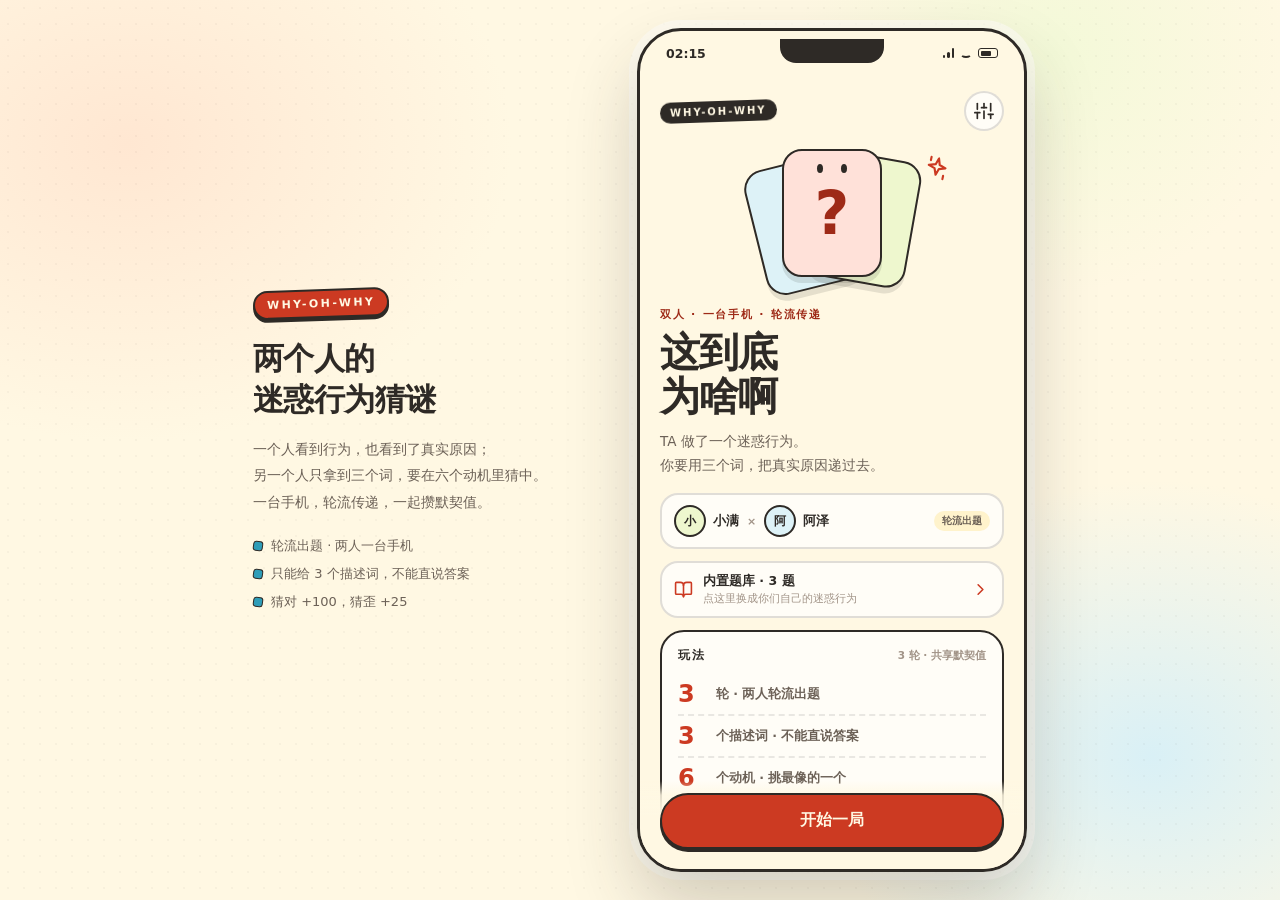
<file: index.html>
<!DOCTYPE html>
<html lang="zh-CN">
<head>
<meta charset="UTF-8" />
<meta name="viewport" content="width=device-width, initial-scale=1, viewport-fit=cover" />
<meta name="theme-color" content="#FFF8E3" />
<title>这到底为啥啊 · 双人猜谜原型</title>
<link rel="stylesheet" href="styles.css" />
</head>
<body data-screen="lobby">

<div class="stage">
  <aside class="stage__note" aria-hidden="true">
    <p class="stage__logo">WHY-OH-WHY</p>
    <h2>两个人的<br />迷惑行为猜谜</h2>
    <p class="stage__desc">一个人看到行为，也看到了真实原因；<br />另一个人只拿到三个词，要在六个动机里猜中。<br />一台手机，轮流传递，一起攒默契值。</p>
    <ul class="stage__list">
      <li>轮流出题 · 两人一台手机</li>
      <li>只能给 3 个描述词，不能直说答案</li>
      <li>猜对 +100，猜歪 +25</li>
    </ul>
  </aside>

  <div class="phone" id="phone">
    <div class="phone__notch" aria-hidden="true"></div>
    <header class="statusbar" aria-hidden="true">
      <span class="statusbar__time" id="clock">9:41</span>
      <span class="statusbar__icons">
        <span class="sig"><i></i><i></i><i></i></span>
        <span class="wifi"></span>
        <span class="battery"></span>
      </span>
    </header>

    <main class="screens" id="screens">

      <!-- ① 开场 -->
      <section class="screen" id="screen-lobby">
        <div class="screen__scroll">
          <header class="brand">
            <span class="brand__badge">WHY-OH-WHY</span>
            <button class="icon-btn" id="btnSettings" aria-label="玩家设置"><span class="ic" data-icon="settings"></span></button>
          </header>

          <div class="hero">
            <div class="hero__art" aria-hidden="true">
              <span class="qcard qcard--back"></span>
              <span class="qcard qcard--mid"></span>
              <span class="qcard qcard--front">
                <span class="qcard__q">?</span>
                <span class="qcard__eyes"><i></i><i></i></span>
              </span>
              <span class="hero__spark">
                <svg viewBox="0 0 24 24" fill="none" stroke="currentColor" stroke-width="2" stroke-linecap="round" stroke-linejoin="round"><path d="m12 3-1.9 5.8L4 10.7l5.8 1.9L12 18.4l1.9-5.8 5.8-1.9-5.8-1.9z"/><path d="M5 3v3"/><path d="M19 18v3"/></svg>
              </span>
            </div>
            <p class="eyebrow">双人 · 一台手机 · 轮流传递</p>
            <h1 class="display display--xl">这到底<br />为啥啊</h1>
            <p class="lead">TA 做了一个迷惑行为。<br />你要用三个词，把真实原因递过去。</p>
          </div>

          <div class="pair-strip" id="pairStrip"></div>

          <button class="bank-bar" id="btnBank">
            <span class="ic" data-icon="book-open"></span>
            <span class="bank-bar__text">
              <b id="bankName">内置题库 · 3 题</b>
              <small>点这里换成你们自己的迷惑行为</small>
            </span>
            <span class="ic" data-icon="chevron-right"></span>
          </button>

          <div class="ticket">
            <div class="ticket__head">
              <span class="ticket__title">玩法</span>
              <span class="ticket__sub" id="ruleSub">3 轮 · 共享默契值</span>
            </div>
            <div class="ticket__row"><b id="ruleRounds">3</b><span>轮 · 两人轮流出题</span></div>
            <div class="ticket__row"><b>3</b><span>个描述词 · 不能直说答案</span></div>
            <div class="ticket__row"><b>6</b><span>个动机 · 挑最像的一个</span></div>
            <div class="ticket__perf"></div>
            <p class="ticket__note">猜对 +100 默契值，猜歪也 +25，因为至少聊开了。</p>
          </div>

          <p class="best" id="bestLine">历史最佳：—</p>
        </div>
        <div class="screen__foot">
          <button class="btn btn--primary btn--block btn--xl" id="btnMain">开始一局</button>
          <button class="link center" id="btnRestart" hidden>重新开始一局</button>
          <button class="link center" id="btnLastReport" hidden>查看上一份默契报告</button>
        </div>
      </section>

      <!-- ② 轮次封面 -->
      <section class="screen" id="screen-cover">
        <div class="screen__scroll cover">
          <p class="round-badge" id="coverRound">01 / 03</p>
          <p class="eyebrow">第 1 轮</p>
          <h1 class="display">这一轮，<span class="hl" id="coverDescriber">小满</span><br />来描述</h1>
          <p class="muted" id="coverHint">阿泽 请先别偷看屏幕。</p>

          <div class="cover__cards" aria-hidden="true">
            <span class="mini-card mini-card--a">行为</span>
            <span class="mini-card mini-card--b">?</span>
            <span class="mini-card mini-card--c">动机</span>
          </div>

          <div class="privacy-note">
            <span class="ic" data-icon="lock"></span>
            只有出题人能看到真实原因，猜的人只看线索。
          </div>
        </div>
        <div class="screen__foot">
          <button class="btn btn--primary btn--block btn--xl" id="btnBegin">我是 小满，开始</button>
        </div>
      </section>

      <!-- ③ 出题 -->
      <section class="screen" id="screen-describe">
        <header class="flow-head">
          <button class="icon-btn" data-act="exit" aria-label="退出到开场"><span class="ic" data-icon="x"></span></button>
          <span class="round-pill" id="descRound">第 1 轮 · 出题</span>
          <span class="who" id="descWho">小满</span>
        </header>
        <div class="screen__scroll" data-stagger>
          <div class="ticket ticket--behavior">
            <div class="ticket__head">
              <span class="tag" id="descTag">作息</span>
              <span class="pill pill--open">公开行为</span>
            </div>
            <p class="behavior" id="descBehavior"></p>
          </div>

          <div class="secret">
            <div class="secret__head">
              <span class="ic" data-icon="eye"></span>
              真实动机 · 只有 <span id="descName">小满</span> 能看
            </div>
            <p class="secret__text" id="descTruth"></p>
            <div class="forbidden">
              <span class="forbidden__label">不能说这三个词：</span>
              <span class="forbidden__chips" id="forbiddenChips"></span>
            </div>
          </div>

          <div class="field">
            <span class="field__label">挑 3 个描述词递过去 <em id="clueCount">0 / 3</em></span>
            <div class="clue-bank" id="clueBank"></div>
          </div>

          <div class="field">
            <span class="field__label">再补一句也行 <em>可选 · 16 字内</em></span>
            <input class="input" id="inputCustom" maxlength="16" placeholder="不能出现上面那三个词" autocomplete="off" />
            <div class="field__hint" id="customHint">别直接把答案说出来</div>
          </div>

          <div class="preview-label">TA 会看到这张线索卡</div>
          <div class="clue-card clue-card--preview" id="cluePreview"></div>
        </div>
        <div class="screen__foot">
          <button class="btn btn--primary btn--block btn--xl" id="btnSeal" disabled>
            <span class="ic" data-icon="lock"></span>封好，交给 阿泽
          </button>
        </div>
      </section>

      <!-- ④ 交接 -->
      <section class="screen" id="screen-pass">
        <div class="pass">
          <div class="pass__icon"><span class="ic" data-icon="eye-off"></span></div>
          <p class="eyebrow">换人</p>
          <h1 class="display">请把手机交给 <span class="hl" id="passGuesser">阿泽</span></h1>
          <p class="muted center">线索已经封好。出题人先别提醒，<br />猜的人也别往回翻。</p>
          <div class="sealed" id="sealedPeek"></div>
          <button class="btn btn--blue btn--block btn--xl" id="btnHand">
            <span class="ic" data-icon="hand"></span>我是 <span id="passGuesser2">阿泽</span>，我拿到了
          </button>
          <button class="link center" id="btnBackDescribe">等一下，我还要改</button>
        </div>
      </section>

      <!-- ⑤ 猜 -->
      <section class="screen" id="screen-guess">
        <header class="flow-head">
          <span class="round-pill" id="guessRound">第 1 轮 · 来猜</span>
          <span class="who" id="guessWho">阿泽</span>
        </header>
        <div class="screen__scroll" data-stagger>
          <div class="ticket ticket--behavior">
            <div class="ticket__head">
              <span class="tag" id="guessTag">作息</span>
              <span class="pill pill--open">TA 的行为</span>
            </div>
            <p class="behavior" id="guessBehavior"></p>
          </div>

          <div class="clue-card">
            <div class="clue-card__head"><span class="ic" data-icon="sparkles"></span><span id="clueFrom">小满 给的线索</span></div>
            <div class="clue-chips" id="guessClues"></div>
            <p class="clue-card__custom" id="guessCustom"></p>
          </div>

          <div class="field">
            <span class="field__label">TA 当时最可能是怎么想的？</span>
            <div class="option-list" id="optionList"></div>
          </div>
        </div>
        <div class="screen__foot">
          <button class="btn btn--primary btn--block btn--xl" id="btnJudge" disabled>就选这个</button>
        </div>
      </section>

      <!-- ⑥ 揭晓 -->
      <section class="screen" id="screen-reveal">
        <div class="confetti" id="confetti" aria-hidden="true"></div>
        <div class="screen__scroll reveal" data-stagger>
          <div class="stamp" id="revealStamp">猜对了！</div>
          <p class="reveal__sub" id="revealSub">你们想到一块去了</p>
          <div class="reveal__score" id="revealScore">+100</div>

          <div class="reveal__block reveal__block--truth">
            <div class="reveal__label"><span class="ic" data-icon="eye"></span>真实动机</div>
            <p id="revealTruth"></p>
          </div>
          <div class="reveal__block reveal__block--pick" id="revealPickBlock">
            <div class="reveal__label" id="revealPickLabel">阿泽 猜的是</div>
            <p id="revealPick"></p>
          </div>

          <div class="tip">
            <span class="ic" data-icon="lightbulb"></span>
            <p id="revealTip"></p>
          </div>
        </div>
        <div class="screen__foot">
          <button class="btn btn--primary btn--block btn--xl" id="btnNext">进入第 2 轮</button>
        </div>
      </section>

      <!-- ⑦ 默契报告 -->
      <section class="screen" id="screen-result">
        <div class="screen__scroll" data-stagger>
          <p class="eyebrow">默契报告</p>
          <h1 class="display display--xl" id="resultTitle">灵魂同频</h1>
          <p class="lead" id="resultDesc"></p>

          <div class="scoreboard">
            <div class="scoreboard__num" id="resultScore">0</div>
            <div class="scoreboard__label" id="resultMaxLabel">默契值 / 300</div>
            <div class="scoreboard__meta" id="resultMeta">猜中 0 / 3</div>
          </div>

          <div class="result-rows" id="resultRows"></div>

          <div class="tip">
            <span class="ic" data-icon="lightbulb"></span>
            <p>这份报告只说明一件事：你们不是不在意，只是有些话还没说出口。猜歪的那几条，下次直接问。</p>
          </div>

          <p class="tiny center" id="bestNote"></p>
        </div>
        <div class="screen__foot">
          <div class="foot-row">
            <button class="btn btn--ghost" id="btnShare"><span class="ic" data-icon="share"></span>分享报告</button>
            <button class="btn btn--primary" id="btnReplay"><span class="ic" data-icon="refresh"></span>再来一局</button>
          </div>
          <button class="link center" id="btnToLobby">回到开场</button>
        </div>
      </section>

      <!-- ⑧ 题库 -->
      <section class="screen" id="screen-bank">
        <header class="flow-head">
          <button class="icon-btn" id="btnBankBack" aria-label="返回开场"><span class="ic" data-icon="arrow-left"></span></button>
          <span class="round-pill">题库</span>
          <span class="who" id="bankCount">0 题</span>
        </header>
        <div class="screen__scroll">
          <h1 class="display">换成你们的题</h1>
          <p class="muted">自己写行为、真实动机、干扰项和描述词，就能开一局。改题库会从第一轮重新开始，只保存在这台手机。</p>

          <div class="seg" id="bankSeg">
            <button class="seg__btn" data-bank="builtin">内置题库 · 3 题</button>
            <button class="seg__btn" data-bank="custom">我的题库</button>
          </div>

          <div class="section-title">我的题目 <span id="bankListCount"></span></div>
          <div class="bank-list" id="bankList"></div>
        </div>
        <div class="screen__foot">
          <button class="btn btn--primary btn--block btn--xl" id="btnNewRound">
            <span class="ic" data-icon="plus"></span>新建一题
          </button>
        </div>
      </section>

      <!-- ⑨ 出题编辑器 -->
      <section class="screen" id="screen-editor">
        <header class="flow-head">
          <button class="icon-btn" id="btnEditorBack" aria-label="返回题库"><span class="ic" data-icon="arrow-left"></span></button>
          <span class="round-pill" id="editorKicker">新建一题</span>
          <button class="icon-btn" id="btnEditorDelete" aria-label="删除这题" hidden><span class="ic" data-icon="trash"></span></button>
        </header>
        <div class="screen__scroll" data-stagger>
          <div class="field">
            <span class="field__label">场景</span>
            <div class="chips" id="editorScenes"></div>
          </div>

          <label class="field">
            <span class="field__label">迷惑行为 <em>公开</em></span>
            <textarea class="textarea" id="editBehavior" maxlength="60" rows="2" placeholder="例：吃完外卖，把盒子洗干净再扔掉"></textarea>
          </label>

          <label class="field">
            <span class="field__label">真实动机 <em>只有出题人看</em></span>
            <textarea class="textarea" id="editTruth" maxlength="60" rows="2" placeholder="例：觉得直接扔对不起这顿饭"></textarea>
          </label>

          <div class="field">
            <span class="field__label">5 个干扰动机</span>
            <div class="stack" id="distractorFields"></div>
          </div>

          <label class="field">
            <span class="field__label">描述词 <em>6–12 个</em></span>
            <input class="input" id="editClues" placeholder="用顿号或空格分隔，例：认真、仪式感、舍不得" autocomplete="off" />
            <div class="field__hint">出题人从这里挑 3 个递过去。</div>
          </label>

          <label class="field">
            <span class="field__label">禁用词 <em>1–3 个</em></span>
            <input class="input" id="editForbidden" placeholder="例：对不起、体面、洗" autocomplete="off" />
            <div class="field__hint">自定义补充句里出现就会被拦下。</div>
          </label>

          <label class="field">
            <span class="field__label">下次可以这样问 <em>可选</em></span>
            <input class="input" id="editTip" maxlength="50" placeholder="例：下次直接问：你是舍不得这顿饭吗？" autocomplete="off" />
          </label>
        </div>
        <div class="screen__foot">
          <button class="btn btn--primary btn--block btn--xl" id="btnSaveRound">保存这道题</button>
        </div>
      </section>

    </main>

    <div class="toast" id="toast" role="status" aria-live="polite"></div>

    <div class="sheet-backdrop" id="sheetBackdrop"></div>
    <section class="sheet" id="sheet" aria-hidden="true" aria-label="更多">
      <div class="sheet__grab"></div>
      <div class="sheet__body" id="sheetBody"></div>
    </section>
  </div>
</div>

<script src="mock.js"></script>
<script src="api.js"></script>
<script src="app.js"></script>
</body>
</html>
</file>
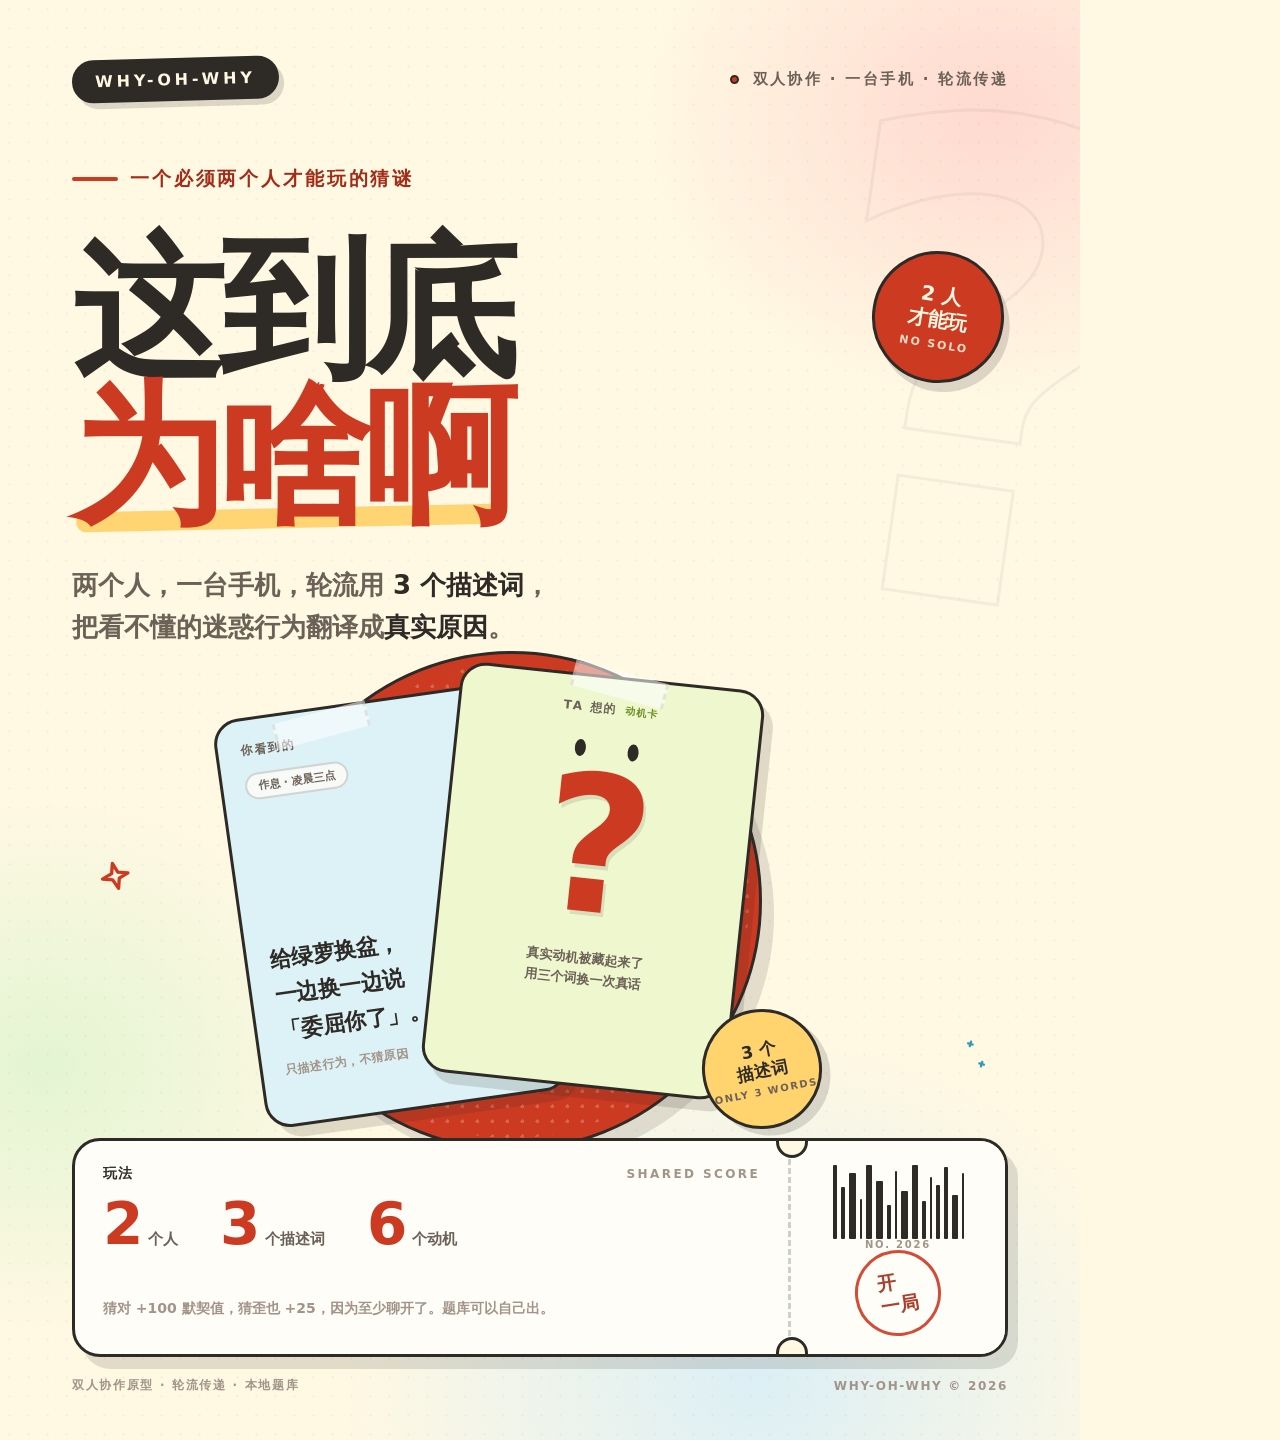
<file: cover.html>
<!DOCTYPE html>
<html lang="zh-CN">
<head>
<meta charset="UTF-8" />
<title>这到底为啥啊 · 封面</title>
<style>
  :root {
    --paper: #fff8e3;
    --surface: #fffdf7;
    --ink: #2e2a26;
    --ink-2: #6c6157;
    --ink-3: #a29488;
    --line: #2e2a26;
    --tomato: #cc3a22;
    --tomato-deep: #a12c18;
    --tomato-soft: #ffe1d9;
    --blue: #2e9db8;
    --blue-soft: #ddf2f7;
    --lime: #a8ce4a;
    --lime-soft: #eef7ce;
    --butter: #ffd36e;
    --font: "MiSans", "HarmonyOS Sans SC", "PingFang SC", "Microsoft YaHei",
      "Hiragino Sans GB", ui-rounded, system-ui, sans-serif;
  }

  * { box-sizing: border-box; }
  html, body { margin: 0; width: 1080px; height: 1440px; overflow: hidden; }

  body {
    font-family: var(--font);
    color: var(--ink);
    background: var(--paper);
    -webkit-font-smoothing: antialiased;
  }

  .poster {
    position: relative;
    width: 1080px;
    height: 1440px;
    padding: 58px 72px 46px;
    display: flex;
    flex-direction: column;
    overflow: hidden;
    background:
      radial-gradient(560px 460px at 92% 8%, #ffd9cf 0%, rgba(255, 217, 207, 0) 62%),
      radial-gradient(520px 440px at 4% 74%, #e3f5d2 0%, rgba(227, 245, 210, 0) 60%),
      radial-gradient(620px 520px at 70% 96%, #dceff5 0%, rgba(220, 239, 245, 0) 66%),
      var(--paper);
  }

  .poster::before {
    content: "";
    position: absolute;
    inset: 0;
    background-image: radial-gradient(rgba(46, 42, 38, 0.075) 1.2px, transparent 1.2px);
    background-size: 19px 19px;
    opacity: 0.55;
    pointer-events: none;
  }

  .watermark {
    position: absolute;
    right: -104px;
    top: 44px;
    font-size: 660px;
    line-height: 1;
    font-weight: 900;
    color: transparent;
    -webkit-text-stroke: 3px rgba(46, 42, 38, 0.055);
    transform: rotate(8deg);
    pointer-events: none;
  }

  .top {
    position: relative;
    z-index: 3;
    display: flex;
    align-items: center;
    justify-content: space-between;
  }

  .brand {
    display: inline-block;
    padding: 9px 20px;
    border: 3px solid var(--line);
    border-radius: 999px;
    background: var(--ink);
    color: var(--paper);
    font-size: 16px;
    font-weight: 900;
    letter-spacing: 0.24em;
    transform: rotate(-1.6deg);
    box-shadow: 5px 6px 0 rgba(46, 42, 38, 0.16);
  }

  .top-meta {
    font-size: 15px;
    font-weight: 800;
    letter-spacing: 0.16em;
    color: var(--ink-2);
    display: flex;
    align-items: center;
    gap: 14px;
  }

  .top-meta i {
    width: 9px;
    height: 9px;
    border-radius: 50%;
    background: var(--tomato);
    border: 2px solid var(--line);
    display: inline-block;
  }

  /* ---------- title ---------- */

  .title-wrap {
    position: relative;
    z-index: 3;
    margin-top: 46px;
  }

  .kicker {
    display: inline-flex;
    align-items: center;
    gap: 12px;
    font-size: 19px;
    font-weight: 900;
    letter-spacing: 0.15em;
    color: var(--tomato-deep);
  }

  .kicker::before {
    content: "";
    width: 46px;
    height: 4px;
    border-radius: 3px;
    background: var(--tomato);
  }

  h1 {
    margin: 24px 0 0;
    font-size: 152px;
    line-height: 0.97;
    font-weight: 900;
    letter-spacing: -0.035em;
  }

  h1 .accent {
    position: relative;
    display: inline-block;
    color: var(--tomato);
  }

  h1 .accent::after {
    content: "";
    position: absolute;
    left: 4px;
    right: 8px;
    bottom: 2px;
    height: 20px;
    background: var(--butter);
    border-radius: 999px;
    z-index: -1;
    transform: rotate(-1.2deg);
    opacity: 0.95;
  }

  .title-sticker {
    position: absolute;
    right: 4px;
    top: 104px;
    width: 132px;
    height: 132px;
    border-radius: 50%;
    background: var(--tomato);
    border: 3px solid var(--line);
    color: var(--paper);
    display: flex;
    flex-direction: column;
    align-items: center;
    justify-content: center;
    text-align: center;
    font-size: 20px;
    font-weight: 900;
    line-height: 1.25;
    transform: rotate(9deg);
    box-shadow: 7px 8px 0 rgba(46, 42, 38, 0.16);
  }

  .title-sticker span {
    font-size: 11px;
    letter-spacing: 0.18em;
    opacity: 0.85;
    margin-top: 5px;
  }

  .tagline {
    position: relative;
    z-index: 3;
    margin-top: 34px;
    max-width: 700px;
    font-size: 26px;
    line-height: 1.62;
    font-weight: 600;
    color: var(--ink-2);
  }

  .tagline b { color: var(--ink); font-weight: 900; }

  /* ---------- illustration ---------- */

  .art {
    position: relative;
    z-index: 2;
    flex: 1;
    min-height: 430px;
    margin-top: 8px;
  }

  .disc {
    position: absolute;
    left: 47%;
    top: 50%;
    width: 500px;
    height: 500px;
    margin: -250px 0 0 -250px;
    border-radius: 50%;
    background: var(--tomato);
    border: 3px solid var(--line);
    box-shadow: 12px 14px 0 rgba(46, 42, 38, 0.13);
  }

  .disc::after {
    content: "";
    position: absolute;
    inset: 10px;
    border-radius: 50%;
    background-image: radial-gradient(rgba(255, 248, 227, 0.4) 2px, transparent 2px);
    background-size: 15px 15px;
    opacity: 0.55;
  }

  .stack {
    position: absolute;
    left: 47%;
    top: 50%;
    width: 560px;
    height: 460px;
    transform: translate(-50%, -50%);
  }

  .card {
    position: absolute;
    width: 306px;
    height: 412px;
    padding: 22px;
    border: 3px solid var(--line);
    border-radius: 26px;
    box-shadow: 10px 11px 0 rgba(46, 42, 38, 0.15);
    display: flex;
    flex-direction: column;
  }

  .card--behavior {
    left: 6px;
    top: 28px;
    background: var(--blue-soft);
    transform: rotate(-8deg);
  }

  .card--motive {
    left: 208px;
    top: 4px;
    background: var(--lime-soft);
    transform: rotate(6deg);
    align-items: center;
    text-align: center;
  }

  .card__label {
    display: flex;
    align-items: center;
    justify-content: space-between;
    gap: 8px;
    font-size: 12px;
    font-weight: 900;
    letter-spacing: 0.16em;
    color: var(--ink-2);
  }

  .card__label em {
    font-style: normal;
    font-size: 10px;
    letter-spacing: 0.1em;
    color: var(--blue);
  }

  .card--motive .card__label em { color: #6f8f1f; }

  .scene {
    align-self: flex-start;
    margin-top: 14px;
    padding: 4px 11px;
    border: 2px solid rgba(46, 42, 38, 0.18);
    border-radius: 999px;
    background: rgba(255, 253, 247, 0.75);
    font-size: 11px;
    font-weight: 800;
    color: var(--ink-2);
  }

  .what {
    margin-top: auto;
    font-size: 22px;
    line-height: 1.62;
    font-weight: 800;
    letter-spacing: -0.01em;
  }

  .what small {
    display: block;
    margin-top: 12px;
    font-size: 12px;
    letter-spacing: 0.04em;
    color: var(--ink-3);
    font-weight: 700;
  }

  .eyes {
    display: flex;
    gap: 42px;
    margin-top: 24px;
    margin-bottom: 2px;
  }

  .eyes i {
    width: 11px;
    height: 17px;
    border-radius: 50%;
    background: var(--ink);
    display: block;
  }

  .qmark {
    font-size: 190px;
    line-height: 0.92;
    font-weight: 900;
    color: var(--tomato);
    text-shadow: 3px 4px 0 rgba(46, 42, 38, 0.12);
  }

  .motive-note {
    margin-top: 14px;
    font-size: 13px;
    line-height: 1.6;
    font-weight: 800;
    color: var(--ink-2);
  }

  .sticker-words {
    position: absolute;
    left: 470px;
    bottom: 2px;
    width: 120px;
    height: 120px;
    border-radius: 50%;
    background: var(--butter);
    border: 3px solid var(--line);
    display: flex;
    flex-direction: column;
    align-items: center;
    justify-content: center;
    text-align: center;
    font-size: 17px;
    font-weight: 900;
    line-height: 1.25;
    transform: rotate(-11deg);
    box-shadow: 7px 8px 0 rgba(46, 42, 38, 0.16);
    z-index: 4;
  }

  .sticker-words span {
    font-size: 10px;
    letter-spacing: 0.16em;
    color: var(--ink-2);
    margin-top: 4px;
  }

  .tape {
    position: absolute;
    width: 96px;
    height: 26px;
    background: rgba(255, 255, 255, 0.55);
    border-left: 3px dashed rgba(46, 42, 38, 0.1);
    border-right: 3px dashed rgba(46, 42, 38, 0.1);
    z-index: 4;
  }

  .tape--a { left: 58px; top: 2px; transform: rotate(-7deg); }
  .tape--b { right: 96px; top: -8px; transform: rotate(9deg); }

  .spark {
    position: absolute;
    color: var(--tomato);
    z-index: 4;
  }

  .spark--1 {
    left: 24px;
    top: 176px;
    width: 40px;
    height: 40px;
    transform: rotate(-14deg);
  }

  .spark--2 {
    right: 18px;
    bottom: 52px;
    width: 28px;
    height: 28px;
    color: var(--blue);
    transform: rotate(16deg);
  }

  /* ---------- ticket ---------- */

  .ticket {
    position: relative;
    z-index: 3;
    display: flex;
    align-items: stretch;
    margin-top: 18px;
    background: var(--surface);
    border: 3px solid var(--line);
    border-radius: 28px;
    box-shadow: 10px 12px 0 rgba(46, 42, 38, 0.14);
    overflow: hidden;
    min-height: 212px;
  }

  .ticket__main {
    flex: 1;
    padding: 24px 28px 20px;
    display: flex;
    flex-direction: column;
  }

  .ticket__head {
    display: flex;
    align-items: baseline;
    justify-content: space-between;
    font-size: 12px;
    font-weight: 900;
    letter-spacing: 0.2em;
    color: var(--ink-3);
  }

  .ticket__head b {
    font-size: 14px;
    letter-spacing: 0.1em;
    color: var(--ink);
  }

  .stats {
    display: flex;
    align-items: flex-end;
    gap: 42px;
    margin-top: 12px;
  }

  .stats div {
    display: flex;
    align-items: baseline;
    gap: 7px;
  }

  .stats b {
    font-size: 58px;
    line-height: 1;
    font-weight: 900;
    color: var(--tomato);
    letter-spacing: -0.04em;
  }

  .stats span {
    font-size: 15px;
    font-weight: 800;
    color: var(--ink-2);
  }

  .ticket__note {
    margin-top: auto;
    padding-top: 12px;
    font-size: 14px;
    line-height: 1.55;
    font-weight: 700;
    color: var(--ink-3);
  }

  .perf {
    width: 0;
    border-left: 3px dashed rgba(46, 42, 38, 0.22);
    margin: 18px 0;
    position: relative;
  }

  .perf::before,
  .perf::after {
    content: "";
    position: absolute;
    left: -15px;
    width: 26px;
    height: 26px;
    border-radius: 50%;
    background: var(--paper);
    border: 3px solid var(--line);
  }

  .perf::before { top: -33px; }
  .perf::after { bottom: -33px; }

  .ticket__side {
    width: 214px;
    padding: 24px 24px 18px;
    display: flex;
    flex-direction: column;
    align-items: center;
    justify-content: space-between;
    background: var(--surface);
  }

  .barcode {
    display: flex;
    align-items: flex-end;
    gap: 4px;
    height: 74px;
  }

  .barcode i {
    display: block;
    width: 4px;
    background: var(--ink);
    border-radius: 1px;
  }

  .barcode i:nth-child(3n) { width: 7px; }
  .barcode i:nth-child(4n) { width: 2px; }
  .barcode i:nth-child(5n) { width: 6px; }

  .serial {
    font-size: 10px;
    font-weight: 800;
    letter-spacing: 0.18em;
    color: var(--ink-3);
  }

  .stamp {
    width: 86px;
    height: 86px;
    border: 3px solid var(--tomato);
    border-radius: 50%;
    color: var(--tomato-deep);
    display: flex;
    flex-direction: column;
    align-items: center;
    justify-content: center;
    font-size: 19px;
    font-weight: 900;
    line-height: 1.2;
    transform: rotate(-9deg);
    opacity: 0.9;
  }

  .footer {
    position: relative;
    z-index: 3;
    display: flex;
    align-items: center;
    justify-content: space-between;
    margin-top: 20px;
    font-size: 12px;
    font-weight: 800;
    letter-spacing: 0.14em;
    color: var(--ink-3);
  }
</style>
</head>
<body>
  <div class="poster">
    <div class="watermark">?</div>

    <header class="top">
      <span class="brand">WHY-OH-WHY</span>
      <span class="top-meta"><i></i>双人协作 · 一台手机 · 轮流传递</span>
    </header>

    <div class="title-wrap">
      <p class="kicker">一个必须两个人才能玩的猜谜</p>
      <h1>这到底<br /><span class="accent">为啥啊</span></h1>
      <div class="title-sticker">2 人<br />才能玩<span>NO SOLO</span></div>
      <p class="tagline">两个人，一台手机，轮流用 <b>3 个描述词</b>，<br />把看不懂的迷惑行为翻译成<b>真实原因</b>。</p>
    </div>

    <div class="art">
      <div class="disc"></div>
      <div class="stack">
        <div class="card card--behavior">
          <div class="tape tape--a"></div>
          <div class="card__label"><span>你看到的</span><em>行为卡</em></div>
          <span class="scene">作息 · 凌晨三点</span>
          <p class="what">给绿萝换盆，<br />一边换一边说<br />「委屈你了」。<small>只描述行为，不猜原因</small></p>
        </div>

        <div class="card card--motive">
          <div class="tape tape--b"></div>
          <div class="card__label"><span>TA 想的</span><em>动机卡</em></div>
          <div class="eyes"><i></i><i></i></div>
          <div class="qmark">?</div>
          <p class="motive-note">真实动机被藏起来了<br />用三个词换一次真话</p>
        </div>

        <div class="sticker-words">3 个<br />描述词<span>ONLY 3 WORDS</span></div>
      </div>

      <svg class="spark spark--1" viewBox="0 0 24 24" fill="none" stroke="currentColor" stroke-width="2" stroke-linecap="round" stroke-linejoin="round">
        <path d="m12 3-1.9 5.8L4 10.7l5.8 1.9L12 18.4l1.9-5.8 5.8-1.9-5.8-1.9z" />
      </svg>
      <svg class="spark spark--2" viewBox="0 0 24 24" fill="none" stroke="currentColor" stroke-width="2" stroke-linecap="round" stroke-linejoin="round">
        <path d="M5 3v4" /><path d="M19 17v4" /><path d="M3 5h4" /><path d="M17 19h4" />
      </svg>
    </div>

    <section class="ticket">
      <div class="ticket__main">
        <div class="ticket__head"><b>玩法</b><span>SHARED SCORE</span></div>
        <div class="stats">
          <div><b>2</b><span>个人</span></div>
          <div><b>3</b><span>个描述词</span></div>
          <div><b>6</b><span>个动机</span></div>
        </div>
        <p class="ticket__note">猜对 +100 默契值，猜歪也 +25，因为至少聊开了。题库可以自己出。</p>
      </div>
      <div class="perf"></div>
      <div class="ticket__side">
        <div class="barcode">
          <i style="height:74px"></i><i style="height:52px"></i><i style="height:66px"></i><i style="height:40px"></i>
          <i style="height:74px"></i><i style="height:58px"></i><i style="height:34px"></i><i style="height:68px"></i>
          <i style="height:48px"></i><i style="height:74px"></i><i style="height:38px"></i><i style="height:62px"></i>
          <i style="height:54px"></i><i style="height:72px"></i><i style="height:44px"></i><i style="height:66px"></i>
        </div>
        <span class="serial">NO. 2026</span>
        <div class="stamp">开<br />一局</div>
      </div>
    </section>

    <footer class="footer">
      <span>双人协作原型 · 轮流传递 · 本地题库</span>
      <span>WHY-OH-WHY © 2026</span>
    </footer>
  </div>
</body>
</html>
</file>
<file: styles.css>
/* ============================================================
   这到底为啥啊 · 票根卡牌视觉系统
   ============================================================ */

:root {
  --paper: #fff8e3;
  --paper-deep: #fff0c2;
  --surface: #fffdf7;
  --surface-alt: #fff3cc;

  --tomato: #cc3a22;
  --tomato-deep: #9e2a17;
  --tomato-soft: #ffe1d9;
  --blue: #2e9db8;
  --blue-deep: #1f7c93;
  --blue-soft: #ddf2f7;
  --lime: #a8ce4a;
  --lime-soft: #eef7ce;

  --ink: #2e2a26;
  --ink-2: #6c6157;
  --ink-3: #a29488;

  --line: #2e2a26;
  --line-soft: rgba(46, 42, 38, 0.15);

  --r-sm: 12px;
  --r-md: 18px;
  --r-lg: 24px;
  --r-xl: 30px;

  --hard: 0 3px 0 var(--line);
  --soft: 0 10px 26px rgba(46, 42, 38, 0.1);
  --ease: cubic-bezier(0.34, 1.56, 0.64, 1);

  --font: "PingFang SC", "HarmonyOS Sans SC", "MiSans", "Hiragino Sans GB",
    "Microsoft YaHei", ui-rounded, "Nunito", system-ui, sans-serif;
}

* { box-sizing: border-box; -webkit-tap-highlight-color: transparent; }
html, body { height: 100%; }
[hidden] { display: none !important; }

body {
  margin: 0;
  font-family: var(--font);
  color: var(--ink);
  background: var(--paper);
  overscroll-behavior: none;
}

button, input, textarea { font-family: inherit; }
button { border: 0; background: none; cursor: pointer; color: inherit; }
p { margin: 0; }
h1, h2, h3 { margin: 0; }
ul { margin: 0; padding: 0; list-style: none; }

/* ---------------- stage / phone ---------------- */

.stage {
  min-height: 100dvh;
  display: flex;
  align-items: center;
  justify-content: center;
  gap: 64px;
  padding: 24px;
  background:
    radial-gradient(620px 480px at 10% 16%, #ffe7d2 0%, rgba(255, 231, 210, 0) 62%),
    radial-gradient(560px 460px at 90% 84%, #d9f0f6 0%, rgba(217, 240, 246, 0) 60%),
    radial-gradient(420px 400px at 82% 6%, #f3f9d8 0%, rgba(243, 249, 216, 0) 60%),
    var(--paper);
  position: relative;
}

.stage::after {
  content: "";
  position: fixed;
  inset: 0;
  pointer-events: none;
  background-image: radial-gradient(rgba(46, 42, 38, 0.06) 1px, transparent 1px);
  background-size: 16px 16px;
  opacity: 0.6;
}

.stage__note {
  width: 320px;
  position: relative;
  z-index: 2;
  color: var(--ink-2);
}

.stage__logo {
  display: inline-block;
  font-size: 11px;
  font-weight: 900;
  letter-spacing: 0.22em;
  padding: 6px 12px;
  border-radius: 999px;
  background: var(--tomato);
  color: var(--paper);
  border: 2px solid var(--line);
  box-shadow: var(--hard);
  margin-bottom: 20px;
  transform: rotate(-2deg);
}

.stage__note h2 {
  font-size: 31px;
  line-height: 1.32;
  font-weight: 900;
  letter-spacing: -0.02em;
  color: var(--ink);
  margin-bottom: 16px;
}

.stage__desc { font-size: 14px; line-height: 1.9; }

.stage__list { margin-top: 22px; display: grid; gap: 10px; }
.stage__list li {
  font-size: 13px;
  display: flex;
  align-items: center;
  gap: 8px;
}
.stage__list li::before {
  content: "";
  width: 8px;
  height: 8px;
  flex: 0 0 auto;
  border-radius: 3px;
  background: var(--blue);
  border: 1.5px solid var(--line);
  transform: rotate(8deg);
}

.phone {
  position: relative;
  flex: 0 0 auto;
  width: 390px;
  height: 844px;
  max-height: calc(100dvh - 48px);
  display: flex;
  flex-direction: column;
  background: var(--paper);
  border: 3px solid var(--line);
  border-radius: 44px;
  overflow: hidden;
  box-shadow: 0 34px 70px rgba(46, 42, 38, 0.22), 0 0 0 8px rgba(255, 253, 247, 0.6);
  animation: phoneIn 0.7s var(--ease) both;
  z-index: 1;
}

@keyframes phoneIn {
  from { opacity: 0; transform: translateY(26px) scale(0.97); }
  to { opacity: 1; transform: none; }
}

.phone__notch {
  position: absolute;
  top: 8px;
  left: 50%;
  transform: translateX(-50%);
  width: 104px;
  height: 24px;
  background: var(--line);
  border-radius: 0 0 16px 16px;
  z-index: 30;
}

.statusbar {
  height: 44px;
  flex: 0 0 auto;
  display: flex;
  align-items: center;
  justify-content: space-between;
  padding: 0 26px;
  font-size: 12.5px;
  font-weight: 800;
  position: relative;
  z-index: 20;
}
.statusbar__icons { display: flex; align-items: center; gap: 6px; }
.sig { display: flex; align-items: flex-end; gap: 2px; height: 10px; }
.sig i { width: 2.5px; border-radius: 2px; background: var(--ink); display: block; }
.sig i:nth-child(1) { height: 3px; }
.sig i:nth-child(2) { height: 6px; }
.sig i:nth-child(3) { height: 10px; }
.wifi {
  width: 12px; height: 9px;
  border: 2px solid var(--ink);
  border-bottom-color: transparent;
  border-left-color: transparent;
  border-right-color: transparent;
  border-radius: 50%;
  transform: rotate(180deg);
}
.battery {
  width: 20px; height: 10px;
  border: 1.5px solid var(--ink);
  border-radius: 3px;
  position: relative;
}
.battery::after {
  content: "";
  position: absolute;
  inset: 1.5px;
  right: 6px;
  background: var(--ink);
  border-radius: 1px;
}

/* ---------------- screens ---------------- */

.screens {
  flex: 1 1 auto;
  overflow-y: auto;
  overflow-x: hidden;
  scrollbar-width: none;
  position: relative;
}
.screens::-webkit-scrollbar { display: none; }

.screen { display: none; min-height: 100%; flex-direction: column; }
.screen.is-active { display: flex; animation: screenIn 0.32s ease both; }

@keyframes screenIn {
  from { opacity: 0.25; transform: translateY(6px); }
  to { opacity: 1; transform: none; }
}

.screen__scroll { flex: 1 1 auto; padding: 8px 20px 28px; }

.screen__foot {
  position: sticky;
  bottom: 0;
  z-index: 8;
  padding: 12px 20px 20px;
  display: grid;
  gap: 8px;
  background: linear-gradient(to top, var(--paper) 60%, rgba(255, 248, 227, 0.86) 84%, rgba(255, 248, 227, 0));
}
.screen__foot .link { justify-self: center; }

.screen.is-active [data-stagger] > * { animation: rise 0.5s var(--ease) both; }
.screen.is-active [data-stagger] > *:nth-child(1) { animation-delay: 0.02s; }
.screen.is-active [data-stagger] > *:nth-child(2) { animation-delay: 0.07s; }
.screen.is-active [data-stagger] > *:nth-child(3) { animation-delay: 0.12s; }
.screen.is-active [data-stagger] > *:nth-child(4) { animation-delay: 0.17s; }
.screen.is-active [data-stagger] > *:nth-child(5) { animation-delay: 0.22s; }
.screen.is-active [data-stagger] > *:nth-child(6) { animation-delay: 0.27s; }
.screen.is-active [data-stagger] > *:nth-child(7) { animation-delay: 0.31s; }
.screen.is-active [data-stagger] > *:nth-child(8) { animation-delay: 0.35s; }
.screen.is-active [data-stagger] > *:nth-child(9) { animation-delay: 0.39s; }

@keyframes rise {
  from { opacity: 0; transform: translateY(14px); }
  to { opacity: 1; transform: none; }
}

/* ---------------- typography / utilities ---------------- */

.display {
  font-size: 28px;
  line-height: 1.26;
  font-weight: 900;
  letter-spacing: -0.02em;
}
.display--xl { font-size: 40px; line-height: 1.1; }

.eyebrow {
  font-size: 11px;
  font-weight: 900;
  letter-spacing: 0.16em;
  color: var(--tomato-deep);
  margin-bottom: 8px;
}

.lead { font-size: 13.5px; line-height: 1.75; color: var(--ink-2); margin-top: 12px; }
.muted { font-size: 13px; line-height: 1.7; color: var(--ink-2); margin: 10px 0 18px; }
.tiny { font-size: 10.5px; color: var(--ink-3); line-height: 1.6; margin-top: 12px; }
.center { text-align: center; }

.hl {
  background: var(--lime-soft);
  border-radius: 8px;
  padding: 0 6px;
  box-decoration-break: clone;
  -webkit-box-decoration-break: clone;
}

.ic { display: inline-flex; align-items: center; justify-content: center; }
.ic svg { width: 20px; height: 20px; stroke-width: 2; }

/* ---------------- buttons / chips / fields ---------------- */

.btn {
  display: inline-flex;
  align-items: center;
  justify-content: center;
  gap: 8px;
  height: 50px;
  padding: 0 20px;
  border-radius: 999px;
  border: 2px solid var(--line);
  background: var(--surface);
  color: var(--ink);
  font-size: 14.5px;
  font-weight: 800;
  box-shadow: var(--hard);
  transition: transform 0.16s var(--ease), box-shadow 0.16s var(--ease), background 0.2s;
  white-space: nowrap;
}
.btn:hover { transform: translateY(-1px); }
.btn:active { transform: translateY(3px); box-shadow: 0 0 0 var(--line); }
.btn:focus-visible { outline: 3px solid rgba(214, 64, 42, 0.35); outline-offset: 2px; }
.btn:disabled { opacity: 0.4; pointer-events: none; }
.btn .ic svg { width: 18px; height: 18px; }
.btn--primary { background: var(--tomato); color: var(--paper); }
.btn--blue { background: var(--blue-deep); color: var(--paper); }
.btn--lime { background: var(--lime); }
.btn--ghost { background: var(--surface); }
.btn--block { width: 100%; }
.btn--xl { height: 56px; font-size: 15.5px; }
.btn.is-loading { pointer-events: none; opacity: 0.75; }

.icon-btn {
  width: 40px;
  height: 40px;
  border-radius: 50%;
  border: 2px solid var(--line-soft);
  background: var(--surface);
  display: inline-flex;
  align-items: center;
  justify-content: center;
  color: var(--ink);
  transition: 0.18s var(--ease);
  flex: 0 0 auto;
}
.icon-btn:hover { border-color: var(--ink); transform: translateY(-1px); }
.icon-btn:active { transform: translateY(1px); }

.link {
  display: inline-flex;
  align-items: center;
  justify-content: center;
  gap: 3px;
  font-size: 12px;
  font-weight: 700;
  color: var(--ink-3);
  padding: 6px;
}
.link:hover { color: var(--tomato-deep); }

.chip {
  display: inline-flex;
  align-items: center;
  gap: 5px;
  height: 32px;
  padding: 0 12px;
  border-radius: 999px;
  border: 2px solid var(--line-soft);
  background: var(--surface);
  color: var(--ink-2);
  font-size: 12px;
  font-weight: 700;
  transition: 0.16s var(--ease);
}
.chips { display: flex; flex-wrap: wrap; gap: 7px; }
.chip .ic svg { width: 13px; height: 13px; }
.chip:hover { border-color: var(--ink-3); }
.chip.is-on {
  background: var(--ink);
  border-color: var(--line);
  color: var(--paper);
  box-shadow: 0 2px 0 rgba(46, 42, 38, 0.25);
  transform: translateY(-1px);
}

/* ---------------- bank / editor ---------------- */

.bank-bar {
  display: flex;
  align-items: center;
  gap: 10px;
  width: 100%;
  text-align: left;
  background: var(--surface);
  border: 2px solid var(--line-soft);
  border-radius: 18px;
  padding: 10px 12px;
  margin-bottom: 12px;
  transition: 0.18s var(--ease);
}
.bank-bar:hover { border-color: var(--ink); transform: translateY(-1px); }
.bank-bar .ic { color: var(--tomato); flex: 0 0 auto; }
.bank-bar .ic svg { width: 19px; height: 19px; }
.bank-bar__text { flex: 1; min-width: 0; display: block; }
.bank-bar__text b { display: block; font-size: 12.5px; font-weight: 800; margin-bottom: 2px; }
.bank-bar__text small { display: block; font-size: 10.5px; color: var(--ink-3); }

.seg {
  display: grid;
  grid-template-columns: 1fr 1fr;
  gap: 6px;
  padding: 5px;
  background: var(--surface-alt);
  border-radius: 999px;
  margin-bottom: 18px;
}
.seg__btn {
  height: 38px;
  border-radius: 999px;
  font-size: 11.5px;
  font-weight: 800;
  color: var(--ink-2);
  transition: 0.18s var(--ease);
}
.seg__btn.is-on {
  background: var(--surface);
  border: 2px solid var(--line);
  box-shadow: 0 2px 0 rgba(46, 42, 38, 0.12);
  color: var(--ink);
}

.section-title {
  display: flex;
  align-items: baseline;
  gap: 7px;
  font-size: 13px;
  font-weight: 900;
  margin-bottom: 10px;
}
.section-title span { font-size: 10px; color: var(--ink-3); font-weight: 700; }

.bank-list { display: grid; gap: 9px; }

.bank-card {
  display: block;
  width: 100%;
  text-align: left;
  background: var(--surface);
  border: 2px solid var(--line-soft);
  border-radius: 18px;
  padding: 12px 13px;
  transition: 0.18s var(--ease);
}
.bank-card:hover { border-color: var(--ink); transform: translateY(-2px); box-shadow: var(--soft); }
.bank-card__top { display: flex; align-items: center; justify-content: space-between; gap: 8px; margin-bottom: 7px; }
.bank-card__edit { font-size: 10px; font-weight: 800; color: var(--ink-3); }
.bank-card__behavior { font-size: 13px; font-weight: 700; line-height: 1.5; margin-bottom: 4px; }
.bank-card__truth {
  font-size: 11px;
  line-height: 1.5;
  color: var(--ink-3);
  overflow: hidden;
  display: -webkit-box;
  -webkit-line-clamp: 1;
  -webkit-box-orient: vertical;
}

.empty {
  text-align: center;
  padding: 30px 18px;
  border: 2px dashed var(--line-soft);
  border-radius: var(--r-lg);
  background: rgba(255, 253, 247, 0.55);
}
.empty__face {
  width: 50px; height: 50px;
  margin: 0 auto 10px;
  border-radius: 50%;
  background: var(--tomato-soft);
  border: 2px solid var(--line);
  display: grid;
  place-items: center;
}
.empty h3 { font-size: 13.5px; font-weight: 900; margin-bottom: 5px; }
.empty p { font-size: 11.5px; line-height: 1.6; color: var(--ink-3); }

.textarea {
  width: 100%;
  resize: none;
  border: 2px solid transparent;
  background: var(--surface-alt);
  border-radius: 14px;
  padding: 12px 14px;
  font-family: inherit;
  font-size: 14px;
  line-height: 1.6;
  color: var(--ink);
  outline: none;
  transition: 0.18s;
}
.textarea::placeholder { color: var(--ink-3); }
.textarea:focus { border-color: var(--line); background: var(--surface); box-shadow: 0 0 0 4px rgba(204, 58, 34, 0.12); }

.stack { display: grid; gap: 8px; }
.stack .input { font-size: 13px; padding: 10px 12px; }

.field { display: block; margin-bottom: 20px; }
.field__label {
  display: flex;
  align-items: center;
  gap: 8px;
  font-size: 12.5px;
  font-weight: 800;
  margin-bottom: 10px;
}
.field__label em {
  font-style: normal;
  font-size: 10.5px;
  font-weight: 800;
  color: var(--tomato-deep);
  background: var(--tomato-soft);
  padding: 2px 8px;
  border-radius: 999px;
}
.field__hint { font-size: 10.5px; color: var(--ink-3); margin-top: 6px; }
.field__hint.is-error { color: var(--tomato-deep); font-weight: 800; }

.input {
  width: 100%;
  border: 2px solid transparent;
  background: var(--surface-alt);
  border-radius: 14px;
  padding: 12px 14px;
  font-size: 14.5px;
  color: var(--ink);
  outline: none;
  transition: 0.18s;
}
.input::placeholder { color: var(--ink-3); }
.input:focus { border-color: var(--line); background: var(--surface); box-shadow: 0 0 0 4px rgba(214, 64, 42, 0.12); }
.input.is-error { border-color: var(--tomato); background: var(--tomato-soft); }

/* ---------------- lobby ---------------- */

.brand {
  display: flex;
  align-items: center;
  justify-content: space-between;
  padding-top: 8px;
  margin-bottom: 4px;
}
.brand__badge {
  font-size: 10px;
  font-weight: 900;
  letter-spacing: 0.2em;
  padding: 5px 10px;
  border-radius: 999px;
  background: var(--ink);
  color: var(--paper);
  transform: rotate(-2deg);
}

.hero { padding-top: 6px; }

.hero__art {
  position: relative;
  height: 158px;
  margin: 2px 0 6px;
}
.qcard {
  position: absolute;
  left: 50%;
  width: 100px;
  height: 128px;
  border: 2px solid var(--line);
  border-radius: 20px;
  background: var(--surface);
  box-shadow: 0 6px 0 rgba(46, 42, 38, 0.12);
}
.qcard--back { top: 18px; margin-left: -78px; background: var(--blue-soft); transform: rotate(-14deg); }
.qcard--mid { top: 12px; margin-left: -18px; background: var(--lime-soft); transform: rotate(10deg); }
.qcard--front {
  top: 6px;
  margin-left: -50px;
  background: var(--tomato-soft);
  display: flex;
  align-items: center;
  justify-content: center;
}
.qcard__q { font-size: 60px; font-weight: 900; color: var(--tomato-deep); line-height: 1; }
.qcard__eyes {
  position: absolute;
  top: 13px;
  left: 50%;
  transform: translateX(-50%);
  display: flex;
  gap: 18px;
}
.qcard__eyes i { width: 6px; height: 9px; border-radius: 50%; background: var(--ink); }

.hero__spark {
  position: absolute;
  right: 54px;
  top: 12px;
  width: 26px;
  height: 26px;
  color: var(--tomato);
  transform: rotate(12deg);
}
.hero__spark svg { width: 100%; height: 100%; }

.pair-strip {
  display: flex;
  align-items: center;
  gap: 8px;
  background: var(--surface);
  border: 2px solid var(--line-soft);
  border-radius: 18px;
  padding: 10px 12px;
  margin: 16px 0 12px;
}
.pair-strip__player { display: flex; align-items: center; gap: 7px; }
.pair-strip__ava {
  width: 32px; height: 32px;
  border-radius: 50%;
  border: 2px solid var(--line);
  display: grid;
  place-items: center;
  font-size: 12px;
  font-weight: 900;
  background: var(--lime-soft);
}
.pair-strip__ava--b { background: var(--blue-soft); }
.pair-strip__name { font-size: 12.5px; font-weight: 800; }
.pair-strip__x { font-size: 11px; color: var(--ink-3); font-weight: 800; }
.pair-strip__tag {
  margin-left: auto;
  font-size: 10px;
  font-weight: 800;
  color: var(--ink-2);
  background: var(--surface-alt);
  padding: 3px 8px;
  border-radius: 999px;
}

.ticket {
  position: relative;
  background: var(--surface);
  border: 2px solid var(--line);
  border-radius: var(--r-lg);
  padding: 15px 16px;
  box-shadow: 0 5px 0 rgba(46, 42, 38, 0.12);
}
.ticket__head {
  display: flex;
  align-items: center;
  justify-content: space-between;
  gap: 10px;
  margin-bottom: 10px;
}
.ticket__title { font-size: 12px; font-weight: 900; letter-spacing: 0.14em; }
.ticket__sub { font-size: 10.5px; color: var(--ink-3); font-weight: 700; }
.ticket__row {
  display: flex;
  align-items: center;
  gap: 12px;
  padding: 8px 0;
  border-bottom: 2px dashed rgba(46, 42, 38, 0.1);
}
.ticket__row:last-of-type { border-bottom: 0; }
.ticket__row b {
  font-size: 24px;
  font-weight: 900;
  color: var(--tomato);
  min-width: 26px;
  line-height: 1;
}
.ticket__row span { font-size: 12.5px; color: var(--ink-2); font-weight: 600; }
.ticket__perf {
  height: 2px;
  margin: 10px -4px 12px;
  background-image: repeating-linear-gradient(90deg, rgba(46, 42, 38, 0.2) 0 7px, transparent 7px 13px);
  background-repeat: no-repeat;
  background-size: 100% 2px;
  background-position: center;
}
.ticket__note { font-size: 11px; line-height: 1.6; color: var(--ink-3); }

.best {
  font-size: 11px;
  font-weight: 700;
  color: var(--ink-3);
  text-align: center;
  margin-top: 14px;
}

/* ---------------- cover ---------------- */

.cover {
  display: flex;
  flex-direction: column;
  justify-content: center;
  padding-top: 14px;
  min-height: 100%;
}
.round-badge {
  font-size: 62px;
  font-weight: 900;
  line-height: 1;
  letter-spacing: -0.03em;
  color: transparent;
  -webkit-text-stroke: 2px var(--line);
  margin-bottom: 14px;
  text-shadow: 3px 3px 0 var(--tomato-soft);
}
.cover .display { font-size: 32px; }
.cover__cards {
  position: relative;
  height: 132px;
  margin: 26px 0 18px;
}
.mini-card {
  position: absolute;
  width: 86px;
  height: 108px;
  border: 2px solid var(--line);
  border-radius: 18px;
  display: flex;
  align-items: center;
  justify-content: center;
  font-size: 13px;
  font-weight: 900;
  box-shadow: 0 5px 0 rgba(46, 42, 38, 0.12);
}
.mini-card--a { left: 18px; top: 14px; background: var(--surface); transform: rotate(-10deg); color: var(--ink-2); }
.mini-card--b { left: 50%; top: 4px; margin-left: -43px; background: var(--tomato-soft); transform: rotate(3deg); color: var(--tomato-deep); font-size: 36px; }
.mini-card--c { right: 18px; top: 18px; background: var(--blue-soft); transform: rotate(11deg); color: var(--blue-deep); }

.privacy-note {
  display: flex;
  align-items: center;
  gap: 8px;
  font-size: 11px;
  line-height: 1.6;
  color: var(--ink-2);
  background: var(--blue-soft);
  border: 2px dashed rgba(46, 42, 38, 0.14);
  border-radius: 16px;
  padding: 10px 12px;
}
.privacy-note .ic { color: var(--blue-deep); flex: 0 0 auto; }
.privacy-note .ic svg { width: 17px; height: 17px; }

/* ---------------- flow head ---------------- */

.flow-head {
  display: flex;
  align-items: center;
  justify-content: space-between;
  gap: 10px;
  padding: 8px 20px 4px;
  flex: 0 0 auto;
}
.round-pill {
  font-size: 11px;
  font-weight: 800;
  color: var(--ink-2);
  background: var(--surface-alt);
  border: 2px solid var(--line-soft);
  padding: 5px 11px;
  border-radius: 999px;
}
.who {
  font-size: 11.5px;
  font-weight: 900;
  color: var(--ink);
  background: var(--lime-soft);
  border: 2px solid var(--line);
  padding: 4px 10px;
  border-radius: 999px;
}

/* ---------------- describe ---------------- */

.ticket--behavior { margin-bottom: 12px; }
.tag {
  display: inline-flex;
  align-items: center;
  gap: 5px;
  font-size: 10.5px;
  font-weight: 800;
  padding: 4px 9px;
  border-radius: 999px;
  background: var(--surface-alt);
  color: var(--ink-2);
}
.tag .ic svg { width: 12px; height: 12px; }
.pill {
  font-size: 9.5px;
  font-weight: 800;
  padding: 3px 8px;
  border-radius: 999px;
}
.pill--open { background: var(--blue-soft); color: var(--blue-deep); }
.pill--ok { background: var(--lime-soft); color: #4c6b0f; }
.pill--fail { background: var(--tomato-soft); color: var(--tomato-deep); }

.behavior {
  font-size: 18px;
  line-height: 1.55;
  font-weight: 800;
  letter-spacing: -0.01em;
}

.secret {
  background: var(--blue-soft);
  border: 2px dashed rgba(31, 124, 147, 0.45);
  border-radius: 20px;
  padding: 13px 14px;
  margin-bottom: 18px;
}
.secret__head {
  display: flex;
  align-items: center;
  gap: 6px;
  font-size: 10.5px;
  font-weight: 800;
  letter-spacing: 0.04em;
  color: var(--blue-deep);
  margin-bottom: 7px;
}
.secret__head .ic svg { width: 15px; height: 15px; }
.secret__text { font-size: 14px; line-height: 1.65; font-weight: 700; color: var(--ink); }

.forbidden {
  display: flex;
  align-items: center;
  flex-wrap: wrap;
  gap: 6px;
  margin-top: 11px;
  padding-top: 10px;
  border-top: 2px dashed rgba(31, 124, 147, 0.24);
}
.forbidden__label { font-size: 10.5px; font-weight: 800; color: var(--blue-deep); }
.forbidden__chips { display: flex; flex-wrap: wrap; gap: 5px; }
.forbidden-chip {
  font-size: 10.5px;
  font-weight: 800;
  padding: 3px 8px;
  border-radius: 999px;
  background: var(--surface);
  color: var(--tomato-deep);
  border: 1.5px solid rgba(214, 64, 42, 0.35);
  text-decoration: line-through;
  text-decoration-color: var(--tomato);
  text-decoration-thickness: 1.5px;
}

.clue-bank { display: grid; grid-template-columns: repeat(3, 1fr); gap: 8px; }
.clue-chip {
  height: 38px;
  border-radius: 12px;
  border: 2px solid var(--line-soft);
  background: var(--surface);
  font-size: 12px;
  font-weight: 700;
  color: var(--ink-2);
  transition: 0.16s var(--ease);
  padding: 0 4px;
  overflow: hidden;
  text-overflow: ellipsis;
  white-space: nowrap;
}
.clue-chip:hover { border-color: var(--ink-3); }
.clue-chip.is-on {
  background: var(--ink);
  border-color: var(--ink);
  color: var(--paper);
  transform: translateY(-1px);
  box-shadow: 0 2px 0 rgba(46, 42, 38, 0.25);
}
.clue-chip.is-dim { opacity: 0.35; }

.preview-label {
  font-size: 10px;
  font-weight: 900;
  letter-spacing: 0.08em;
  color: var(--ink-3);
  margin: 2px 0 8px;
}

.clue-card {
  background: var(--tomato-soft);
  border: 2px solid var(--line);
  border-radius: 20px;
  padding: 13px 14px;
  box-shadow: 0 4px 0 rgba(46, 42, 38, 0.12);
}
.clue-card__head {
  display: flex;
  align-items: center;
  gap: 6px;
  font-size: 10.5px;
  font-weight: 800;
  letter-spacing: 0.04em;
  color: var(--tomato-deep);
  margin-bottom: 9px;
}
.clue-card__head .ic svg { width: 14px; height: 14px; }
.clue-chips { display: flex; flex-wrap: wrap; gap: 6px; }
.clue-token {
  padding: 5px 11px;
  border-radius: 999px;
  background: var(--surface);
  border: 1.5px solid var(--line);
  font-size: 12px;
  font-weight: 800;
}
.clue-card__custom { margin-top: 8px; font-size: 13px; font-weight: 700; line-height: 1.6; }
.clue-card__empty { font-size: 11.5px; color: rgba(46, 42, 38, 0.55); line-height: 1.6; }

/* ---------------- pass ---------------- */

.pass {
  flex: 1;
  display: flex;
  flex-direction: column;
  align-items: center;
  justify-content: center;
  text-align: center;
  padding: 20px 24px 28px;
}
.pass__icon {
  width: 88px; height: 88px;
  border-radius: 50%;
  background: var(--blue-soft);
  border: 2px solid var(--line);
  display: grid;
  place-items: center;
  box-shadow: 0 6px 0 rgba(46, 42, 38, 0.12);
  color: var(--blue-deep);
  margin-bottom: 18px;
  animation: floaty 3s ease-in-out infinite;
}
.pass__icon .ic svg { width: 40px; height: 40px; stroke-width: 1.8; }

@keyframes floaty {
  0%, 100% { transform: translateY(0) rotate(-2deg); }
  50% { transform: translateY(-8px) rotate(2deg); }
}

.pass .display { font-size: 25px; }
.pass .muted { margin-bottom: 18px; }

.sealed {
  display: flex;
  align-items: center;
  gap: 10px;
  width: 100%;
  background: var(--surface);
  border: 2px dashed var(--line-soft);
  border-radius: 16px;
  padding: 12px 14px;
  margin-bottom: 20px;
  text-align: left;
  font-size: 11.5px;
  color: var(--ink-2);
  font-weight: 600;
}
.sealed__dots { display: flex; gap: 5px; }
.sealed__dots i {
  width: 22px; height: 22px;
  border-radius: 8px;
  background: var(--tomato-soft);
  border: 1.5px solid rgba(46, 42, 38, 0.16);
}
.sealed strong { font-weight: 800; color: var(--ink); }

/* ---------------- guess ---------------- */

.guess { padding-top: 4px; }

.option-list { display: grid; gap: 9px; }
.option {
  display: flex;
  align-items: flex-start;
  gap: 10px;
  width: 100%;
  text-align: left;
  border: 2px solid var(--line-soft);
  background: var(--surface);
  border-radius: 16px;
  padding: 12px;
  transition: 0.16s var(--ease);
}
.option:hover { border-color: var(--ink-3); }
.option__letter {
  width: 24px; height: 24px;
  flex: 0 0 auto;
  border-radius: 50%;
  border: 2px solid var(--ink-3);
  display: grid;
  place-items: center;
  font-size: 10.5px;
  font-weight: 900;
  color: var(--ink-2);
}
.option__text { font-size: 13px; line-height: 1.55; font-weight: 600; color: var(--ink-2); }
.option.is-on {
  border-color: var(--line);
  background: var(--lime-soft);
  box-shadow: 0 2px 0 var(--line);
  transform: translateY(-1px);
}
.option.is-on .option__letter { background: var(--ink); border-color: var(--line); color: var(--paper); }
.option.is-on .option__text { color: var(--ink); font-weight: 700; }

/* ---------------- reveal ---------------- */

.reveal { text-align: center; padding-top: 26px; }
.stamp {
  display: inline-block;
  padding: 10px 20px;
  border: 3px solid var(--blue-deep);
  border-radius: 14px;
  color: var(--blue-deep);
  font-size: 26px;
  font-weight: 900;
  letter-spacing: 0.04em;
  transform: rotate(-4deg);
  animation: stampIn 0.5s var(--ease) both;
}
.stamp.is-fail { border-color: var(--tomato-deep); color: var(--tomato-deep); }
@keyframes stampIn {
  0% { opacity: 0; transform: rotate(-14deg) scale(1.7); }
  70% { opacity: 1; transform: rotate(-3deg) scale(0.95); }
  100% { transform: rotate(-4deg) scale(1); }
}
.reveal__sub { font-size: 12px; color: var(--ink-3); font-weight: 700; margin: 12px 0 2px; }
.reveal__score { font-size: 32px; font-weight: 900; color: var(--tomato); letter-spacing: -0.02em; margin-bottom: 20px; }

.reveal__block {
  text-align: left;
  border-radius: 18px;
  padding: 13px 14px;
  margin-bottom: 10px;
  border: 2px solid rgba(46, 42, 38, 0.12);
}
.reveal__block--truth { background: var(--blue-soft); border-color: rgba(31, 124, 147, 0.28); }
.reveal__block--pick { background: var(--tomato-soft); border-color: rgba(214, 64, 42, 0.24); }
.reveal__label {
  display: flex;
  align-items: center;
  gap: 6px;
  font-size: 10.5px;
  font-weight: 900;
  letter-spacing: 0.05em;
  color: var(--ink-2);
  margin-bottom: 6px;
}
.reveal__label .ic svg { width: 14px; height: 14px; }
.reveal__block p { font-size: 14px; line-height: 1.65; font-weight: 700; }

.tip {
  display: flex;
  gap: 9px;
  align-items: flex-start;
  text-align: left;
  background: var(--surface);
  border: 2px dashed var(--line-soft);
  border-radius: 16px;
  padding: 12px 13px;
  margin-top: 16px;
  color: var(--ink-2);
}
.tip .ic { color: var(--lime); flex: 0 0 auto; }
.tip .ic svg { width: 17px; height: 17px; }
.tip p { font-size: 11.5px; line-height: 1.7; }

.confetti {
  position: absolute;
  inset: 0;
  overflow: hidden;
  pointer-events: none;
  z-index: 5;
}
.confetti i {
  position: absolute;
  top: -12px;
  width: 8px;
  height: 13px;
  border-radius: 2px;
  animation: fall linear forwards;
}
@keyframes fall {
  to { transform: translateY(760px) rotate(520deg); opacity: 0; }
}

/* ---------------- result ---------------- */

.scoreboard {
  margin: 18px 0 16px;
  text-align: center;
  background: var(--surface);
  border: 2px solid var(--line);
  border-radius: var(--r-xl);
  padding: 20px 16px 16px;
  box-shadow: 0 5px 0 rgba(46, 42, 38, 0.12);
  position: relative;
  overflow: hidden;
}
.scoreboard::before {
  content: "";
  position: absolute;
  inset: 8px;
  border: 2px dashed rgba(46, 42, 38, 0.12);
  border-radius: 22px;
  pointer-events: none;
}
.scoreboard__num {
  font-size: 58px;
  font-weight: 900;
  line-height: 1;
  letter-spacing: -0.04em;
  color: var(--tomato);
  position: relative;
}
.scoreboard__label {
  font-size: 10px;
  letter-spacing: 0.16em;
  font-weight: 800;
  color: var(--ink-3);
  margin-top: 6px;
  position: relative;
}
.scoreboard__meta {
  display: inline-block;
  margin-top: 10px;
  font-size: 11.5px;
  font-weight: 800;
  color: var(--ink-2);
  background: var(--lime-soft);
  border-radius: 999px;
  padding: 4px 12px;
  position: relative;
}

.result-rows { display: grid; gap: 8px; }
.result-row {
  display: flex;
  gap: 10px;
  align-items: flex-start;
  background: var(--surface);
  border: 2px solid var(--line-soft);
  border-radius: 16px;
  padding: 11px 12px;
}
.result-row__no {
  font-size: 11px;
  font-weight: 900;
  color: var(--ink-3);
  padding-top: 2px;
  min-width: 18px;
}
.result-row__body { flex: 1; min-width: 0; }
.result-row__top { display: flex; align-items: center; gap: 6px; margin-bottom: 5px; }
.result-row__scene { font-size: 10.5px; font-weight: 800; color: var(--ink-2); }
.result-row__behavior { font-size: 12.5px; font-weight: 700; line-height: 1.5; margin-bottom: 4px; }
.result-row__truth { font-size: 11px; line-height: 1.55; color: var(--ink-3); }
.result-row__truth b { color: var(--ink-2); }
.result-row__mark {
  font-size: 10px;
  font-weight: 900;
  padding: 2px 7px;
  border-radius: 999px;
  margin-left: auto;
}
.result-row__mark--ok { background: var(--lime-soft); color: #4c6b0f; }
.result-row__mark--fail { background: var(--tomato-soft); color: var(--tomato-deep); }

.foot-row { display: grid; grid-template-columns: 1fr 1.1fr; gap: 8px; }

/* ---------------- toast / sheet ---------------- */

.toast {
  position: absolute;
  top: 58px;
  left: 50%;
  transform: translate(-50%, -10px);
  max-width: 310px;
  padding: 11px 18px;
  border-radius: 999px;
  background: var(--ink);
  color: var(--paper);
  font-size: 12.5px;
  font-weight: 800;
  line-height: 1.4;
  text-align: center;
  opacity: 0;
  pointer-events: none;
  transition: 0.28s var(--ease);
  z-index: 60;
  box-shadow: 0 10px 24px rgba(46, 42, 38, 0.28);
}
.toast.is-show { opacity: 1; transform: translate(-50%, 0); }

.sheet-backdrop {
  position: absolute;
  inset: 0;
  background: rgba(46, 42, 38, 0.36);
  opacity: 0;
  pointer-events: none;
  transition: 0.3s;
  z-index: 40;
}
.sheet-backdrop.is-open { opacity: 1; pointer-events: auto; }

.sheet {
  position: absolute;
  left: 0; right: 0; bottom: 0;
  max-height: 80%;
  overflow-y: auto;
  background: var(--paper);
  border-top: 2px solid var(--line);
  border-radius: 28px 28px 0 0;
  transform: translateY(110%);
  transition: transform 0.36s var(--ease);
  z-index: 50;
  padding-bottom: calc(22px + env(safe-area-inset-bottom));
}
.sheet.is-open { transform: translateY(0); }
.sheet__grab {
  width: 44px; height: 5px;
  border-radius: 3px;
  background: var(--line-soft);
  margin: 10px auto 0;
}
.sheet__body { padding: 14px 20px 4px; }
.sheet__title { font-size: 17px; font-weight: 900; margin-bottom: 4px; }
.sheet__desc { font-size: 11.5px; color: var(--ink-3); line-height: 1.6; margin-bottom: 14px; }
.sheet__actions { display: grid; gap: 9px; margin-top: 16px; }

.share-card {
  background: linear-gradient(155deg, var(--tomato-soft), var(--surface) 62%, var(--lime-soft));
  border: 2px solid var(--line);
  border-radius: var(--r-lg);
  padding: 18px;
  box-shadow: 0 5px 0 rgba(46, 42, 38, 0.12);
}
.share-card__brand { font-size: 9.5px; letter-spacing: 0.2em; font-weight: 900; color: var(--tomato-deep); }
.share-card h3 { font-size: 20px; font-weight: 900; margin: 8px 0 3px; line-height: 1.35; }
.share-card__sub { font-size: 11px; color: var(--ink-2); font-weight: 700; }
.share-card__score {
  display: flex;
  align-items: baseline;
  gap: 6px;
  margin: 14px 0;
}
.share-card__score b { font-size: 44px; font-weight: 900; color: var(--tomato); letter-spacing: -0.04em; line-height: 1; }
.share-card__score span { font-size: 10px; color: var(--ink-3); font-weight: 800; }
.share-card__rows { display: grid; gap: 5px; margin-top: 10px; }
.share-card__row {
  font-size: 10.5px;
  line-height: 1.5;
  background: rgba(255, 253, 247, 0.8);
  border-radius: 10px;
  padding: 7px 9px;
  color: var(--ink-2);
}
.share-card__row b { color: var(--ink); font-weight: 800; }

/* ---------------- responsive ---------------- */

@media (max-width: 1100px) {
  .stage { gap: 0; }
  .stage__note { display: none; }
}

@media (max-width: 560px) {
  body { background: var(--paper); }
  .stage { padding: 0; min-height: 100dvh; display: block; background: var(--paper); }
  .stage::after { display: none; }
  .phone {
    width: 100%;
    height: 100dvh;
    max-height: none;
    border: 0;
    border-radius: 0;
    box-shadow: none;
    animation: none;
  }
  .phone__notch { display: none; }
  .statusbar { height: 38px; padding: 0 22px; }
  .toast { top: 48px; }
  .sheet { border-radius: 24px 24px 0 0; }
}

@media (max-height: 730px) {
  .hero__art { height: 128px; }
  .qcard { width: 86px; height: 108px; }
  .qcard__q { font-size: 48px; }
  .qcard--back { margin-left: -68px; }
  .pass__icon { width: 72px; height: 72px; margin-bottom: 12px; }
  .pass__icon .ic svg { width: 32px; height: 32px; }
  .round-badge { font-size: 48px; }
}

@media (prefers-reduced-motion: reduce) {
  *, *::before, *::after {
    animation-duration: 0.01ms !important;
    animation-iteration-count: 1 !important;
    transition-duration: 0.01ms !important;
  }
}
</file>
